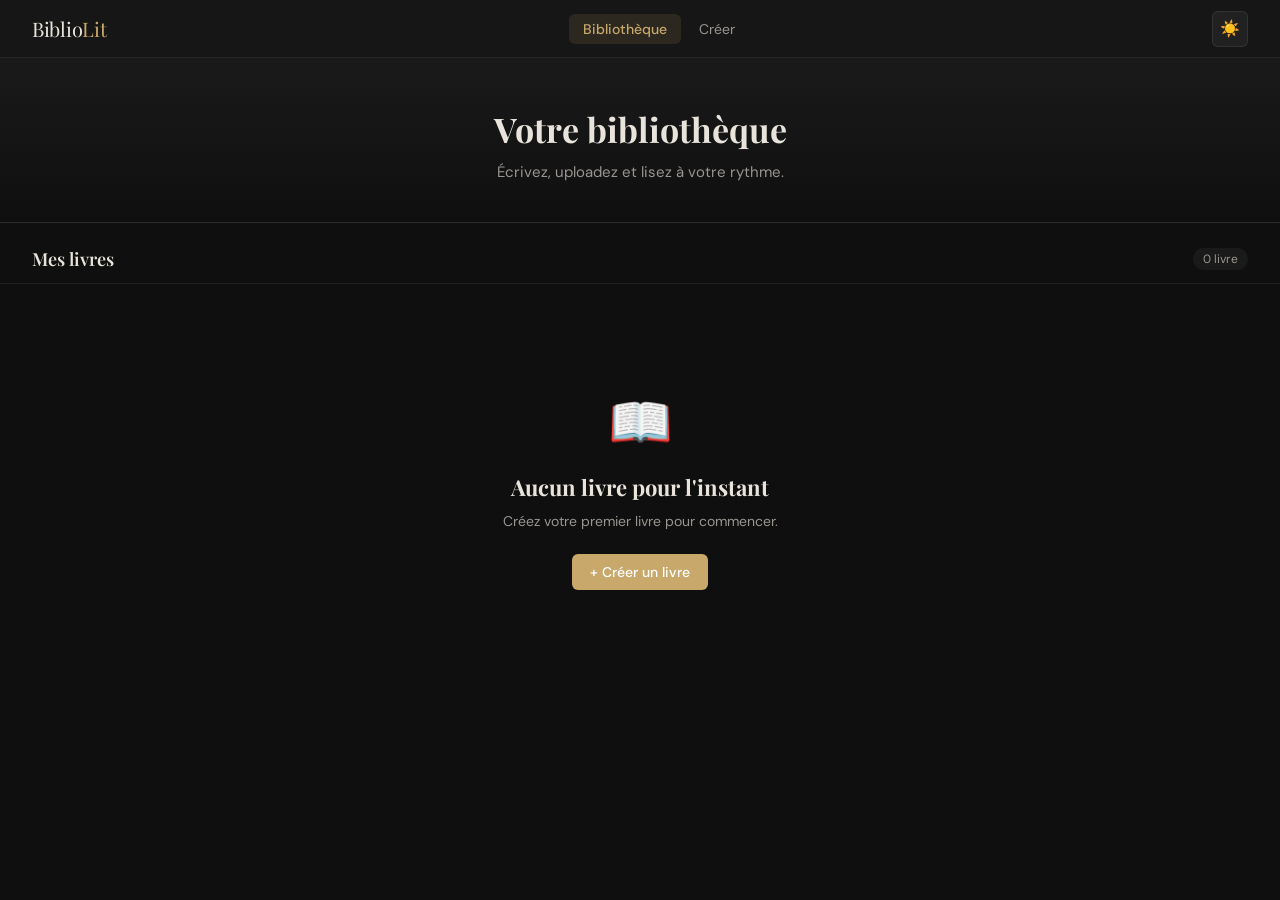
<file: index.html>
<!DOCTYPE html>
<html lang="fr" data-theme="dark">
<head>
  <meta charset="UTF-8" />
  <meta name="viewport" content="width=device-width, initial-scale=1.0" />
  <title>BiblioLit — Ma bibliothèque</title>
  <link rel="stylesheet" href="style.css" />
  <link href="https://fonts.googleapis.com/css2?family=Lora:ital,wght@0,400;0,600;1,400&family=DM+Sans:wght@300;400;500&family=Playfair+Display:ital,wght@0,400;0,700;1,400&family=EB+Garamond:ital,wght@0,400;0,600;1,400&family=Merriweather:ital,wght@0,300;0,400;1,300&family=Crimson+Text:ital,wght@0,400;0,600;1,400&display=swap" rel="stylesheet" />
</head>
<body>

  <nav>
    <div class="logo" onclick="showView('home')">Biblio<span>Lit</span></div>
    <div class="nav-center">
      <button class="nav-link active" id="nav-home" onclick="showView('home')">Bibliothèque</button>
      <button class="nav-link" id="nav-create" onclick="showView('create')">Créer</button>
    </div>
    <div class="nav-right">
      <button class="theme-toggle" onclick="toggleTheme()" title="Changer le thème">
        <span id="theme-icon">☀️</span>
      </button>
    </div>
  </nav>

  <!-- HOME -->
  <div id="view-home" class="view active">
    <div class="hero">
      <h1>Votre bibliothèque</h1>
      <p>Écrivez, uploadez et lisez à votre rythme.</p>
    </div>
    <div class="section-header">
      <h2>Mes livres</h2>
      <span class="count-badge" id="books-count">0 livre</span>
    </div>
    <div class="books-grid" id="books-grid"></div>
  </div>

  <!-- CREATE BOOK -->
  <div id="view-create" class="view">
    <div class="page-header">
      <h1>Nouveau livre</h1>
      <p>Remplissez les informations de base pour commencer.</p>
    </div>
    <div class="create-form-wrap">
      <div class="form-group">
        <label>Titre du livre <span class="required">*</span></label>
        <input type="text" id="new-book-title" placeholder="Le titre de votre œuvre..." />
      </div>
      <div class="form-group">
        <label>Auteur <span class="optional">(optionnel)</span></label>
        <input type="text" id="new-book-author" placeholder="Votre nom ou pseudonyme..." />
      </div>
      <div class="form-group">
        <label>Description <span class="optional">(optionnel)</span></label>
        <textarea id="new-book-desc" placeholder="Résumé, synopsis, notes..."></textarea>
      </div>
      <div class="form-group">
        <label>Emoji couverture</label>
        <div class="emoji-picker">
          <span class="emoji-preview" id="new-emoji-selected">📗</span>
          <div class="emoji-options">
            <span onclick="selectNewEmoji(this)">📗</span><span onclick="selectNewEmoji(this)">📘</span>
            <span onclick="selectNewEmoji(this)">📕</span><span onclick="selectNewEmoji(this)">📙</span>
            <span onclick="selectNewEmoji(this)">📒</span><span onclick="selectNewEmoji(this)">🗡️</span>
            <span onclick="selectNewEmoji(this)">🧙</span><span onclick="selectNewEmoji(this)">🌙</span>
            <span onclick="selectNewEmoji(this)">🔮</span><span onclick="selectNewEmoji(this)">🌊</span>
            <span onclick="selectNewEmoji(this)">🏰</span><span onclick="selectNewEmoji(this)">❤️</span>
            <span onclick="selectNewEmoji(this)">⚔️</span><span onclick="selectNewEmoji(this)">🐉</span>
            <span onclick="selectNewEmoji(this)">🌹</span><span onclick="selectNewEmoji(this)">🕯️</span>
          </div>
        </div>
      </div>
      <div class="form-group">
        <label>Couleur de couverture</label>
        <div class="color-picker" id="new-color-picker">
          <div class="color-dot selected" style="background:#c8a86b" data-color="#c8a86b" onclick="selectNewColor(this)"></div>
          <div class="color-dot" style="background:#7c9e87" data-color="#7c9e87" onclick="selectNewColor(this)"></div>
          <div class="color-dot" style="background:#7b8cad" data-color="#7b8cad" onclick="selectNewColor(this)"></div>
          <div class="color-dot" style="background:#a87b7b" data-color="#a87b7b" onclick="selectNewColor(this)"></div>
          <div class="color-dot" style="background:#9b7bab" data-color="#9b7bab" onclick="selectNewColor(this)"></div>
          <div class="color-dot" style="background:#7baaa8" data-color="#7baaa8" onclick="selectNewColor(this)"></div>
          <div class="color-dot" style="background:#8c8c7a" data-color="#8c8c7a" onclick="selectNewColor(this)"></div>
        </div>
      </div>
      <div class="form-actions">
        <button class="btn btn-ghost" onclick="showView('home')">Annuler</button>
        <button class="btn btn-primary" onclick="createBookFromForm()">✓ Créer le livre</button>
      </div>
    </div>
  </div>

  <!-- BOOK DETAIL -->
  <div id="view-book" class="view">
    <div class="back-bar">
      <button class="back-btn" onclick="showView('home')">← Bibliothèque</button>
      <span id="breadcrumb-title"></span>
    </div>
    <div class="book-hero">
      <div class="book-hero-cover" id="detail-cover"></div>
      <div class="book-hero-info">
        <h1 id="detail-title"></h1>
        <div class="author" id="detail-author"></div>
        <div class="desc" id="detail-desc"></div>
        <div class="book-hero-actions">
          <button class="btn btn-primary" onclick="goToAddChapter()">+ Ajouter un chapitre</button>
          <button class="btn btn-ghost" onclick="startReading()">▶ Lire</button>
          <button class="btn btn-danger" onclick="deleteCurrentBook()">🗑 Supprimer</button>
        </div>
      </div>
    </div>
    <div class="chapters-section">
      <h3>Chapitres</h3>
      <div class="chapter-list" id="chapter-list"></div>
    </div>
  </div>

  <!-- ADD / EDIT CHAPTER -->
  <div id="view-chapter-editor" class="view">
    <div class="back-bar">
      <button class="back-btn" onclick="showView('book')">← Retour au livre</button>
      <span id="editor-breadcrumb"></span>
    </div>
    <div class="editor-wrap">
      <div class="form-group">
        <label>Titre du chapitre <span class="required">*</span></label>
        <input type="text" id="chapter-title-input" placeholder="ex : Le voyage commence..." />
      </div>

      <!-- TOOLBAR -->
      <div class="editor-toolbar">
        <div class="toolbar-group">
          <select id="font-family-select" onchange="applyFont()" title="Police">
            <option value="'Police No1', 'Playfair Display', serif">Police No1</option>
            <option value="'Lora', serif">Lora</option>
            <option value="'EB Garamond', serif">Garamond</option>
            <option value="'Merriweather', serif">Merriweather</option>
            <option value="'Crimson Text', serif">Crimson</option>
            <option value="'DM Sans', sans-serif">DM Sans</option>
          </select>
        </div>
        <div class="toolbar-group">
          <select id="font-size-select" onchange="applyFontSize()" title="Taille">
            <option value="14px">14</option>
            <option value="16px" selected>16</option>
            <option value="18px">18</option>
            <option value="20px">20</option>
            <option value="24px">24</option>
          </select>
        </div>
        <div class="toolbar-sep"></div>
        <div class="toolbar-group">
          <button class="toolbar-btn" onclick="execCmd('bold')" title="Gras"><b>G</b></button>
          <button class="toolbar-btn" onclick="execCmd('italic')" title="Italique"><i>I</i></button>
          <button class="toolbar-btn" onclick="execCmd('underline')" title="Souligné"><u>S</u></button>
        </div>
        <div class="toolbar-sep"></div>
        <div class="toolbar-group">
          <button class="toolbar-btn" onclick="execCmd('justifyLeft')" title="Gauche">⬅</button>
          <button class="toolbar-btn" onclick="execCmd('justifyCenter')" title="Centre">☰</button>
          <button class="toolbar-btn" onclick="execCmd('justifyRight')" title="Droite">➡</button>
          <button class="toolbar-btn" onclick="execCmd('justifyFull')" title="Justifié">▤</button>
        </div>
        <div class="toolbar-sep"></div>
        <div class="toolbar-group">
          <label class="toolbar-btn file-btn" title="Importer .txt">
            📂 .txt
            <input type="file" accept=".txt" onchange="loadTxtFile(this)" style="display:none" />
          </label>
        </div>
      </div>

      <div id="chapter-editor"
           contenteditable="true"
           class="chapter-editor"
           placeholder="Rédigez ou collez votre chapitre ici..."></div>

      <div class="form-actions">
        <button class="btn btn-ghost" onclick="showView('book')">Annuler</button>
        <button class="btn btn-primary" onclick="saveChapter()">✓ Enregistrer le chapitre</button>
      </div>
    </div>
  </div>

  <!-- READER -->
  <div id="view-reader" class="view">
    <div class="back-bar">
      <button class="back-btn" onclick="showView('book')">← Retour au livre</button>
      <div class="reader-controls">
        <select id="reader-font-select" onchange="changeReaderFont()" title="Police de lecture">
          <option value="'Police No1', 'Playfair Display', serif">Police No1</option>
          <option value="'Lora', serif">Lora</option>
          <option value="'EB Garamond', serif">Garamond</option>
          <option value="'Merriweather', serif">Merriweather</option>
          <option value="'Crimson Text', serif">Crimson</option>
          <option value="'DM Sans', sans-serif">DM Sans</option>
        </select>
        <button class="font-btn" onclick="changeFontSize(-1)">A−</button>
        <button class="font-btn" onclick="changeFontSize(1)">A+</button>
      </div>
    </div>
    <div class="reader-wrap">
      <div class="reader-header">
        <div class="reader-book-title" id="reader-book-title"></div>
        <div class="reader-chapter-title" id="reader-chapter-title"></div>
      </div>
      <div class="reader-body" id="reader-body"></div>
      <div class="reader-nav">
        <button class="reader-nav-btn" id="prev-chapter-btn" onclick="navigateChapter(-1)">← Précédent</button>
        <span id="chapter-counter"></span>
        <button class="reader-nav-btn" id="next-chapter-btn" onclick="navigateChapter(1)">Suivant →</button>
      </div>
    </div>
  </div>

  <script src="script.js"></script>
</body>
</html>
</file>
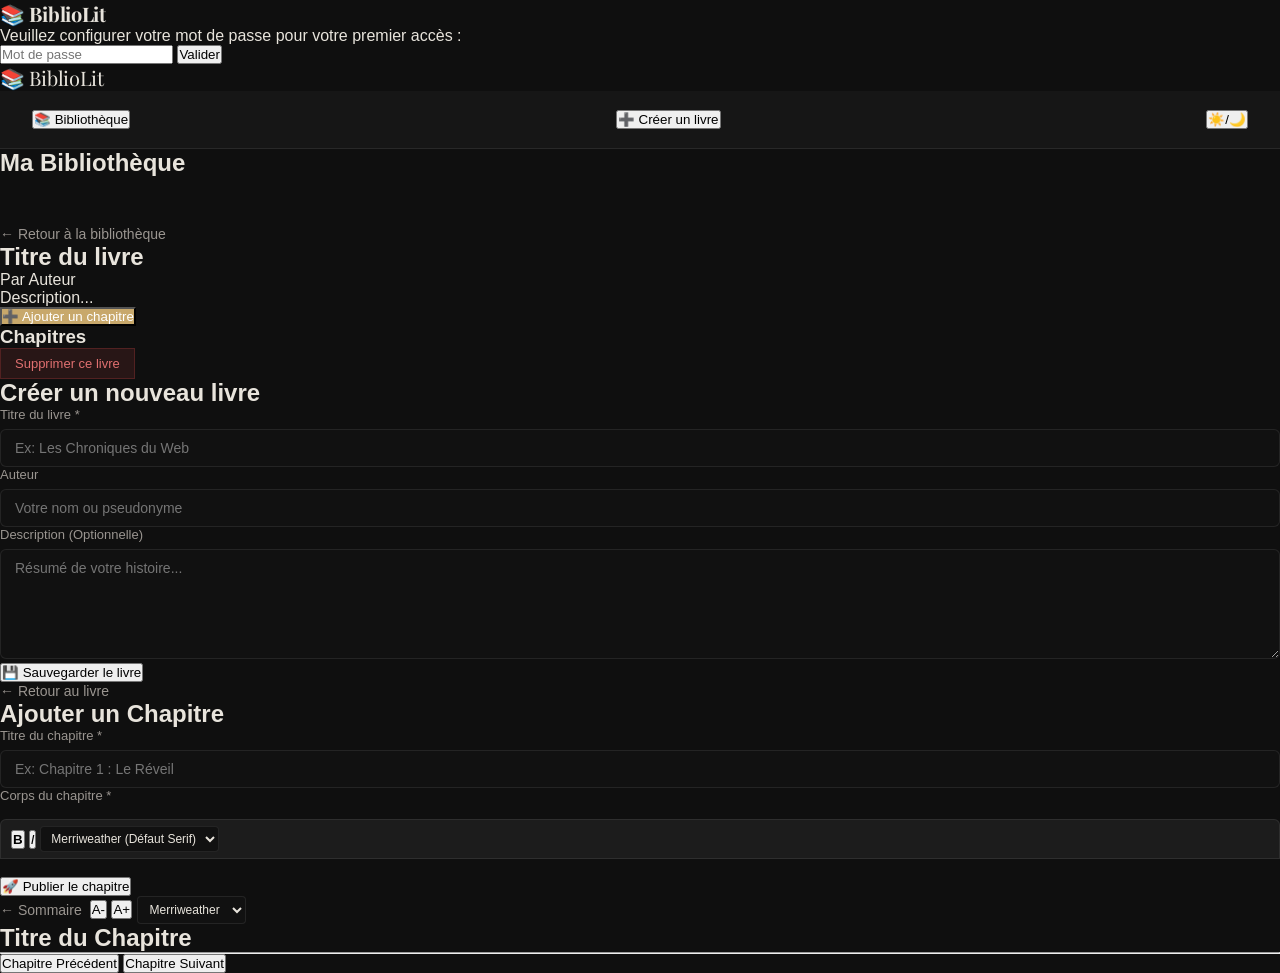
<file: gemini-code-1779697172938.html>
<!DOCTYPE html>
<html lang="fr" data-theme="dark">
<head>
    <meta charset="UTF-8">
    <meta name="viewport" content="width=device-width, initial-scale=1.0">
    <title>BiblioLit - Votre site de lecture</title>
    <link rel="stylesheet" href="style.css">
    <link rel="preconnect" href="https://fonts.googleapis.com">
    <link rel="preconnect" href="https://fonts.gstatic.com" crossorigin>
    <link href="https://fonts.googleapis.com/css2?family=Merriweather:ital,wght@0,300;0,400;0,700;1,300&family=Roboto:wght@300;400;500;700&family=Playfair+Display:ital,wght@0,400;0,700;1,400&display=swap" rel="stylesheet">
</head>
<body>

    <div id="auth-screen" class="screen active-screen">
        <div class="auth-container">
            <h1 class="logo">📚 BiblioLit</h1>
            <p id="auth-message">Veuillez configurer votre mot de passe pour votre premier accès :</p>
            <form id="auth-form">
                <input type="password" id="auth-password" placeholder="Mot de passe" required>
                <button type="submit" id="auth-submit-btn">Valider</button>
            </form>
        </div>
    </div>

    <div id="main-interface" class="hidden">
        <header>
            <div class="nav-container">
                <span class="logo" onclick="showSection('library')">📚 BiblioLit</span>
                <nav>
                    <button onclick="showSection('library')" class="nav-btn active" id="nav-library">📚 Bibliothèque</button>
                    <button onclick="showSection('create-book')" class="nav-btn" id="nav-create">➕ Créer un livre</button>
                    <button id="theme-toggle" class="icon-btn">☀️/🌙</button>
                </nav>
            </div>
        </header>

        <main class="container">
            <section id="sec-library" class="app-section active">
                <h2>Ma Bibliothèque</h2>
                <div id="books-grid" class="books-grid">
                    </div>
            </section>

            <section id="sec-book-details" class="app-section hidden">
                <button onclick="showSection('library')" class="back-btn">← Retour à la bibliothèque</button>
                <div class="book-header-detail">
                    <h2 id="detail-book-title">Titre du livre</h2>
                    <p id="detail-book-author" class="author">Par Auteur</p>
                    <p id="detail-book-desc" class="description">Description...</p>
                    <button id="btn-trigger-add-chap" class="btn-primary">➕ Ajouter un chapitre</button>
                </div>
                
                <h3>Chapitres</h3>
                <div id="chapters-list" class="chapters-list">
                    </div>
                <button id="btn-delete-book" class="btn-danger">Supprimer ce livre</button>
            </section>

            <section id="sec-create-book" class="app-section hidden">
                <h2>Créer un nouveau livre</h2>
                <form id="form-create-book" class="vertical-form">
                    <label for="book-title">Titre du livre *</label>
                    <input type="text" id="book-title" required placeholder="Ex: Les Chroniques du Web">

                    <label for="book-author">Auteur</label>
                    <input type="text" id="book-author" placeholder="Votre nom ou pseudonyme">

                    <label for="book-desc">Description (Optionnelle)</label>
                    <textarea id="book-desc" rows="4" placeholder="Résumé de votre histoire..."></textarea>

                    <button type="submit" class="btn-success">💾 Sauvegarder le livre</button>
                </form>
            </section>

            <section id="sec-add-chapter" class="app-section hidden">
                <button id="btn-back-to-book" class="back-btn">← Retour au livre</button>
                <h2>Ajouter un Chapitre</h2>
                <form id="form-add-chapter" class="vertical-form">
                    <label for="chap-title">Titre du chapitre *</label>
                    <input type="text" id="chap-title" required placeholder="Ex: Chapitre 1 : Le Réveil">

                    <label>Corps du chapitre *</label>
                    <div class="editor-toolbar">
                        <button type="button" onclick="formatText('bold')"><b>B</b></button>
                        <button type="button" onclick="formatText('italic')"><i>I</i></button>
                        <select id="editor-font" onchange="changeEditorFont()">
                            <option value="Merriweather">Merriweather (Défaut Serif)</option>
                            <option value="Roboto">Roboto (Sans-Serif)</option>
                            <option value="Playfair Display">Playfair</option>
                        </select>
                    </div>
                    
                    <div id="chap-content" class="rich-editor" contenteditable="true" placeholder="Écrivez ou collez votre texte ici..."></div>

                    <button type="submit" class="btn-success">🚀 Publier le chapitre</button>
                </form>
            </section>

            <section id="sec-reader" class="app-section hidden">
                <div class="reader-controls">
                    <button id="reader-back-to-book" class="back-btn">← Sommaire</button>
                    <div class="reader-actions">
                        <button onclick="adjustFontSize(-2)">A-</button>
                        <button onclick="adjustFontSize(2)">A+</button>
                        <select id="reader-font-select" onchange="changeReaderFont()">
                            <option value="Merriweather">Merriweather</option>
                            <option value="Roboto">Roboto</option>
                            <option value="Playfair Display">Playfair</option>
                        </select>
                    </div>
                </div>

                <div id="reader-area" class="reader-area">
                    <h1 id="reader-chap-title">Titre du Chapitre</h1>
                    <hr>
                    <div id="reader-content" class="reader-content">
                        </div>
                </div>

                <div class="reader-nav-buttons">
                    <button id="btn-prev-chap" class="nav-btn-nav">Chapitre Précédent</button>
                    <button id="btn-next-chap" class="nav-btn-nav">Chapitre Suivant</button>
                </div>
            </section>
        </main>
    </div>

    <script src="script.js"></script>
</body>
</html>
</file>
<file: style.css>
/* ── RESET & BASE ─────────────────────────────────────────── */
*, *::before, *::after { box-sizing: border-box; margin: 0; padding: 0; }

/* ── THEME VARIABLES ──────────────────────────────────────── */
:root {
  --font-body: 'DM Sans', sans-serif;
  --font-serif: 'Playfair Display', serif;
  --font-reader: 'Playfair Display', serif;
  --radius: 10px;
  --radius-sm: 6px;
  --transition: 0.2s ease;
}

[data-theme="dark"] {
  --bg:        #0f0f0f;
  --bg2:       #1a1a1a;
  --surface:   #161616;
  --surface2:  #202020;
  --border:    rgba(255,255,255,0.08);
  --border2:   rgba(255,255,255,0.14);
  --text:      #e8e4dc;
  --text2:     #9a9590;
  --text3:     #5a5652;
  --accent:    #c8a86b;
  --accent-bg: rgba(200,168,107,0.12);
  --accent-hover: #d4b87a;
  --btn-ghost-bg: rgba(255,255,255,0.05);
  --btn-ghost-hover: rgba(255,255,255,0.09);
  --danger-bg: rgba(180,60,60,0.15);
  --danger-text: #e07070;
  --danger-border: rgba(180,60,60,0.3);
  --toolbar-bg: #1c1c1c;
  --input-bg:  #111111;
  --hero-grad: linear-gradient(180deg, #1a1a1a 0%, #0f0f0f 100%);
  --card-hover-shadow: 0 8px 32px rgba(0,0,0,0.6);
}

[data-theme="light"] {
  --bg:        #F7F4EF;
  --bg2:       #EEEAE2;
  --surface:   #FDFCF9;
  --surface2:  #F2EEE8;
  --border:    rgba(0,0,0,0.1);
  --border2:   rgba(0,0,0,0.18);
  --text:      #1C1A17;
  --text2:     #6B6760;
  --text3:     #aaa9a5;
  --accent:    #7C4A2D;
  --accent-bg: rgba(124,74,45,0.1);
  --accent-hover: #6a3d25;
  --btn-ghost-bg: rgba(0,0,0,0.04);
  --btn-ghost-hover: rgba(0,0,0,0.08);
  --danger-bg: #fdf0ee;
  --danger-text: #a33;
  --danger-border: #f0cfc7;
  --toolbar-bg: #eeebe5;
  --input-bg:  #f5f2ec;
  --hero-grad: linear-gradient(180deg, #FDFCF9 0%, #F7F4EF 100%);
  --card-hover-shadow: 0 8px 24px rgba(0,0,0,0.1);
}

/* ── BODY ─────────────────────────────────────────────────── */
body {
  background: var(--bg);
  color: var(--text);
  font-family: var(--font-body);
  min-height: 100vh;
  transition: background var(--transition), color var(--transition);
}

/* ── NAV ──────────────────────────────────────────────────── */
nav {
  display: flex;
  align-items: center;
  justify-content: space-between;
  height: 58px;
  padding: 0 2rem;
  background: var(--surface);
  border-bottom: 1px solid var(--border);
  position: sticky; top: 0; z-index: 100;
}

.logo {
  font-family: var(--font-serif);
  font-size: 20px;
  color: var(--text);
  cursor: pointer;
  letter-spacing: -0.3px;
  user-select: none;
}
.logo span { color: var(--accent); }

.nav-center { display: flex; gap: 4px; }

.nav-link {
  background: none;
  border: none;
  font-family: var(--font-body);
  font-size: 14px;
  color: var(--text2);
  padding: 6px 14px;
  border-radius: var(--radius-sm);
  cursor: pointer;
  transition: all var(--transition);
}
.nav-link:hover { background: var(--btn-ghost-bg); color: var(--text); }
.nav-link.active { background: var(--accent-bg); color: var(--accent); font-weight: 500; }

.nav-right { display: flex; align-items: center; gap: 8px; }

.theme-toggle {
  background: var(--btn-ghost-bg);
  border: 1px solid var(--border);
  border-radius: var(--radius-sm);
  width: 36px; height: 36px;
  cursor: pointer;
  font-size: 16px;
  display: flex; align-items: center; justify-content: center;
  transition: background var(--transition);
}
.theme-toggle:hover { background: var(--btn-ghost-hover); }

/* ── VIEWS ────────────────────────────────────────────────── */
.view { display: none; }
.view.active { display: block; }

/* ── BUTTONS ──────────────────────────────────────────────── */
.btn {
  font-family: var(--font-body);
  font-size: 14px;
  font-weight: 500;
  padding: 9px 18px;
  border-radius: var(--radius-sm);
  border: none;
  cursor: pointer;
  transition: all var(--transition);
  white-space: nowrap;
}
.btn-primary {
  background: var(--accent);
  color: #fff;
}
.btn-primary:hover { background: var(--accent-hover); }

.btn-ghost {
  background: var(--btn-ghost-bg);
  color: var(--text2);
  border: 1px solid var(--border);
}
.btn-ghost:hover { background: var(--btn-ghost-hover); color: var(--text); }

.btn-danger {
  background: var(--danger-bg);
  color: var(--danger-text);
  border: 1px solid var(--danger-border);
  font-size: 13px;
  padding: 7px 14px;
}
.btn-danger:hover { filter: brightness(1.1); }

/* ── HOME ─────────────────────────────────────────────────── */
.hero {
  text-align: center;
  padding: 3rem 2rem 2.5rem;
  background: var(--hero-grad);
  border-bottom: 1px solid var(--border);
}
.hero h1 {
  font-family: var(--font-serif);
  font-size: 34px;
  font-weight: 700;
  margin-bottom: 10px;
  color: var(--text);
}
.hero p { color: var(--text2); font-size: 15px; }

.section-header {
  display: flex;
  align-items: center;
  justify-content: space-between;
  padding: 1.5rem 2rem 0.75rem;
  border-bottom: 1px solid var(--border);
}
.section-header h2 {
  font-family: var(--font-serif);
  font-size: 18px;
  font-weight: 600;
}
.count-badge {
  background: var(--bg2);
  color: var(--text2);
  font-size: 12px;
  padding: 3px 10px;
  border-radius: 20px;
}

.books-grid {
  display: grid;
  grid-template-columns: repeat(auto-fill, minmax(210px, 1fr));
  gap: 1.25rem;
  padding: 1.5rem 2rem;
}

.book-card {
  background: var(--surface);
  border: 1px solid var(--border);
  border-radius: var(--radius);
  overflow: hidden;
  cursor: pointer;
  transition: transform 0.18s, box-shadow 0.18s, border-color 0.18s;
}
.book-card:hover {
  transform: translateY(-3px);
  box-shadow: var(--card-hover-shadow);
  border-color: var(--border2);
}

.book-cover {
  height: 155px;
  display: flex;
  align-items: center;
  justify-content: center;
  font-size: 52px;
}
.book-meta { padding: 14px 16px 16px; }
.book-title {
  font-family: var(--font-serif);
  font-size: 15px;
  font-weight: 600;
  margin-bottom: 4px;
  line-height: 1.35;
  color: var(--text);
}
.book-author { font-size: 12px; color: var(--text2); margin-bottom: 10px; }
.book-chips { display: flex; gap: 6px; flex-wrap: wrap; }
.chip {
  font-size: 11px;
  padding: 2px 8px;
  border-radius: 20px;
  background: var(--bg2);
  color: var(--text2);
}
.chip.accent {
  background: var(--accent-bg);
  color: var(--accent);
}

.empty-state {
  text-align: center;
  padding: 5rem 2rem;
  color: var(--text2);
  grid-column: 1 / -1;
}
.empty-state .icon { font-size: 52px; margin-bottom: 1rem; }
.empty-state h3 {
  font-family: var(--font-serif);
  font-size: 22px;
  color: var(--text);
  margin-bottom: 10px;
}
.empty-state p { font-size: 14px; margin-bottom: 1.5rem; }

/* ── CREATE BOOK FORM ─────────────────────────────────────── */
.page-header {
  padding: 2.5rem 2rem 1.5rem;
  border-bottom: 1px solid var(--border);
  background: var(--hero-grad);
}
.page-header h1 {
  font-family: var(--font-serif);
  font-size: 28px;
  margin-bottom: 6px;
}
.page-header p { color: var(--text2); font-size: 14px; }

.create-form-wrap {
  max-width: 680px;
  margin: 2rem auto;
  padding: 0 2rem 4rem;
}

.form-group { margin-bottom: 1.4rem; }

label {
  display: block;
  font-size: 13px;
  font-weight: 500;
  color: var(--text2);
  margin-bottom: 7px;
}
.required { color: var(--accent); }
.optional { font-weight: 400; font-size: 12px; color: var(--text3); }

input[type=text],
textarea {
  width: 100%;
  padding: 10px 14px;
  background: var(--input-bg);
  border: 1px solid var(--border);
  border-radius: var(--radius-sm);
  font-family: var(--font-body);
  font-size: 14px;
  color: var(--text);
  outline: none;
  transition: border var(--transition);
}
input[type=text]:focus,
textarea:focus { border-color: var(--accent); }
textarea { resize: vertical; min-height: 110px; }

.emoji-picker { display: flex; align-items: center; gap: 12px; }
.emoji-preview {
  font-size: 32px;
  width: 48px; height: 48px;
  background: var(--bg2);
  border-radius: 8px;
  display: flex; align-items: center; justify-content: center;
  flex-shrink: 0;
}
.emoji-options { display: flex; flex-wrap: wrap; gap: 6px; }
.emoji-options span {
  font-size: 22px;
  cursor: pointer;
  padding: 4px;
  border-radius: 6px;
  transition: background var(--transition);
}
.emoji-options span:hover { background: var(--bg2); }

.color-picker { display: flex; gap: 10px; flex-wrap: wrap; }
.color-dot {
  width: 28px; height: 28px;
  border-radius: 50%;
  cursor: pointer;
  border: 2px solid transparent;
  transition: transform 0.12s;
}
.color-dot.selected {
  border-color: var(--text);
  transform: scale(1.2);
}

.form-actions {
  display: flex;
  gap: 10px;
  justify-content: flex-end;
  margin-top: 2rem;
}

/* ── BACK BAR ─────────────────────────────────────────────── */
.back-bar {
  display: flex;
  align-items: center;
  justify-content: space-between;
  padding: 0.9rem 2rem;
  background: var(--surface);
  border-bottom: 1px solid var(--border);
}
.back-btn {
  background: none;
  border: none;
  cursor: pointer;
  color: var(--text2);
  font-size: 14px;
  font-family: var(--font-body);
  transition: color var(--transition);
}
.back-btn:hover { color: var(--accent); }
#breadcrumb-title,
#editor-breadcrumb {
  font-size: 13px;
  color: var(--text3);
}

/* ── BOOK DETAIL ──────────────────────────────────────────── */
.book-hero {
  display: flex;
  gap: 2rem;
  align-items: flex-start;
  padding: 2rem;
  border-bottom: 1px solid var(--border);
  background: var(--surface);
}
.book-hero-cover {
  width: 110px; height: 150px;
  border-radius: 8px;
  display: flex; align-items: center; justify-content: center;
  font-size: 52px;
  flex-shrink: 0;
  box-shadow: 4px 6px 20px rgba(0,0,0,0.4);
}
.book-hero-info h1 {
  font-family: var(--font-serif);
  font-size: 24px;
  margin-bottom: 6px;
}
.book-hero-info .author { font-size: 14px; color: var(--text2); margin-bottom: 10px; }
.book-hero-info .desc { font-size: 14px; color: var(--text2); line-height: 1.6; margin-bottom: 16px; }
.book-hero-actions { display: flex; gap: 8px; flex-wrap: wrap; }

.chapters-section { padding: 1.5rem 2rem 4rem; }
.chapters-section h3 {
  font-family: var(--font-serif);
  font-size: 17px;
  margin-bottom: 1rem;
}
.chapter-list { display: flex; flex-direction: column; gap: 8px; }

.chapter-item {
  background: var(--surface);
  border: 1px solid var(--border);
  border-radius: 8px;
  padding: 13px 16px;
  display: flex; align-items: center; gap: 12px;
  cursor: pointer;
  transition: background var(--transition), border-color var(--transition);
}
.chapter-item:hover {
  background: var(--accent-bg);
  border-color: rgba(200,168,107,0.25);
}
.ch-num {
  font-family: var(--font-serif);
  font-size: 13px;
  color: var(--accent);
  font-weight: 600;
  width: 36px;
  flex-shrink: 0;
}
.ch-title { font-size: 14px; font-weight: 500; flex: 1; }
.ch-words { font-size: 12px; color: var(--text3); }
.ch-actions { display: flex; gap: 4px; }
.ch-btn {
  background: none;
  border: none;
  cursor: pointer;
  color: var(--text3);
  font-size: 14px;
  padding: 3px 7px;
  border-radius: 4px;
  transition: all var(--transition);
}
.ch-btn:hover { background: var(--btn-ghost-bg); color: var(--text); }
.ch-btn.del:hover { background: var(--danger-bg); color: var(--danger-text); }

/* ── CHAPTER EDITOR ───────────────────────────────────────── */
.editor-wrap {
  max-width: 800px;
  margin: 0 auto;
  padding: 2rem 2rem 4rem;
}

.editor-toolbar {
  display: flex;
  align-items: center;
  flex-wrap: wrap;
  gap: 4px;
  background: var(--toolbar-bg);
  border: 1px solid var(--border);
  border-radius: var(--radius-sm) var(--radius-sm) 0 0;
  padding: 6px 10px;
  margin-top: 1rem;
}
.toolbar-group { display: flex; gap: 2px; align-items: center; }
.toolbar-sep {
  width: 1px;
  height: 22px;
  background: var(--border2);
  margin: 0 4px;
}

.toolbar-btn {
  background: none;
  border: 1px solid transparent;
  border-radius: 4px;
  color: var(--text2);
  font-size: 13px;
  padding: 4px 9px;
  cursor: pointer;
  font-family: var(--font-body);
  transition: all var(--transition);
  min-width: 30px;
}
.toolbar-btn:hover {
  background: var(--btn-ghost-bg);
  color: var(--text);
  border-color: var(--border);
}
.toolbar-btn.active {
  background: var(--accent-bg);
  color: var(--accent);
  border-color: rgba(200,168,107,0.3);
}

.toolbar-btn select,
.editor-toolbar select {
  background: var(--input-bg);
  border: 1px solid var(--border);
  border-radius: 4px;
  color: var(--text);
  font-size: 12px;
  padding: 4px 6px;
  cursor: pointer;
  font-family: var(--font-body);
  outline: none;
}

.file-btn {
  font-size: 12px !important;
  cursor: pointer;
  display: flex; align-items: center; gap: 4px;
}

.chapter-editor {
  min-height: 420px;
  background: var(--input-bg);
  border: 1px solid var(--border);
  border-top: none;
  border-radius: 0 0 var(--radius-sm) var(--radius-sm);
  padding: 1.5rem;
  font-family: var(--font-reader);
  font-size: 16px;
  line-height: 1.85;
  color: var(--text);
  outline: none;
  transition: border var(--transition);
}
.chapter-editor:focus { border-color: var(--accent); }
.chapter-editor:empty::before {
  content: attr(placeholder);
  color: var(--text3);
  pointer-events: none;
}

/* ── READER ───────────────────────────────────────────────── */
.reader-controls {
  display: flex;
  align-items: center;
  gap: 8px;
}
.reader-controls select {
  background: var(--input-bg);
  border: 1px solid var(--border);
  border-radius: 4px;
  color: var(--text);
  font-size: 12px;
  padding: 5px 8px;
  cursor: pointer;
  outline: none;
}
.font-btn {
  background: var(--btn-ghost-bg);
  border: 1px solid var(--border);
  border-radius: var(--radius-sm);
  color: var(--text2);
  font-size: 13px;
  padding: 5px 11px;
  cursor: pointer;
  font-family: var(--font-body);
  transition: all var(--transition);
}
.font-btn:hover { background: var(--btn-ghost-hover); color: var(--text); }

.reader-wrap {
  max-width: 680px;
  margin: 0 auto;
  padding: 3rem 2rem 5rem;
}
.reader-header {
  text-align: center;
  margin-bottom: 3rem;
  padding-bottom: 2rem;
  border-bottom: 1px solid var(--border);
}
.reader-book-title {
  font-size: 11px;
  color: var(--text3);
  text-transform: uppercase;
  letter-spacing: 2px;
  margin-bottom: 10px;
}
.reader-chapter-title {
  font-family: var(--font-serif);
  font-size: 28px;
  color: var(--text);
  line-height: 1.3;
}

.reader-body {
  font-family: var(--font-reader);
  font-size: 18px;
  line-height: 1.9;
  color: var(--text);
}
.reader-body p { margin-bottom: 1.2em; }

.reader-nav {
  display: flex;
  justify-content: space-between;
  align-items: center;
  padding: 2rem 0;
  border-top: 1px solid var(--border);
  margin-top: 4rem;
}
.reader-nav-btn {
  background: none;
  border: none;
  cursor: pointer;
  color: var(--text2);
  font-size: 14px;
  font-family: var(--font-body);
  transition: color var(--transition);
}
.reader-nav-btn:hover { color: var(--accent); }
#chapter-counter { font-size: 13px; color: var(--text3); }
</file>
